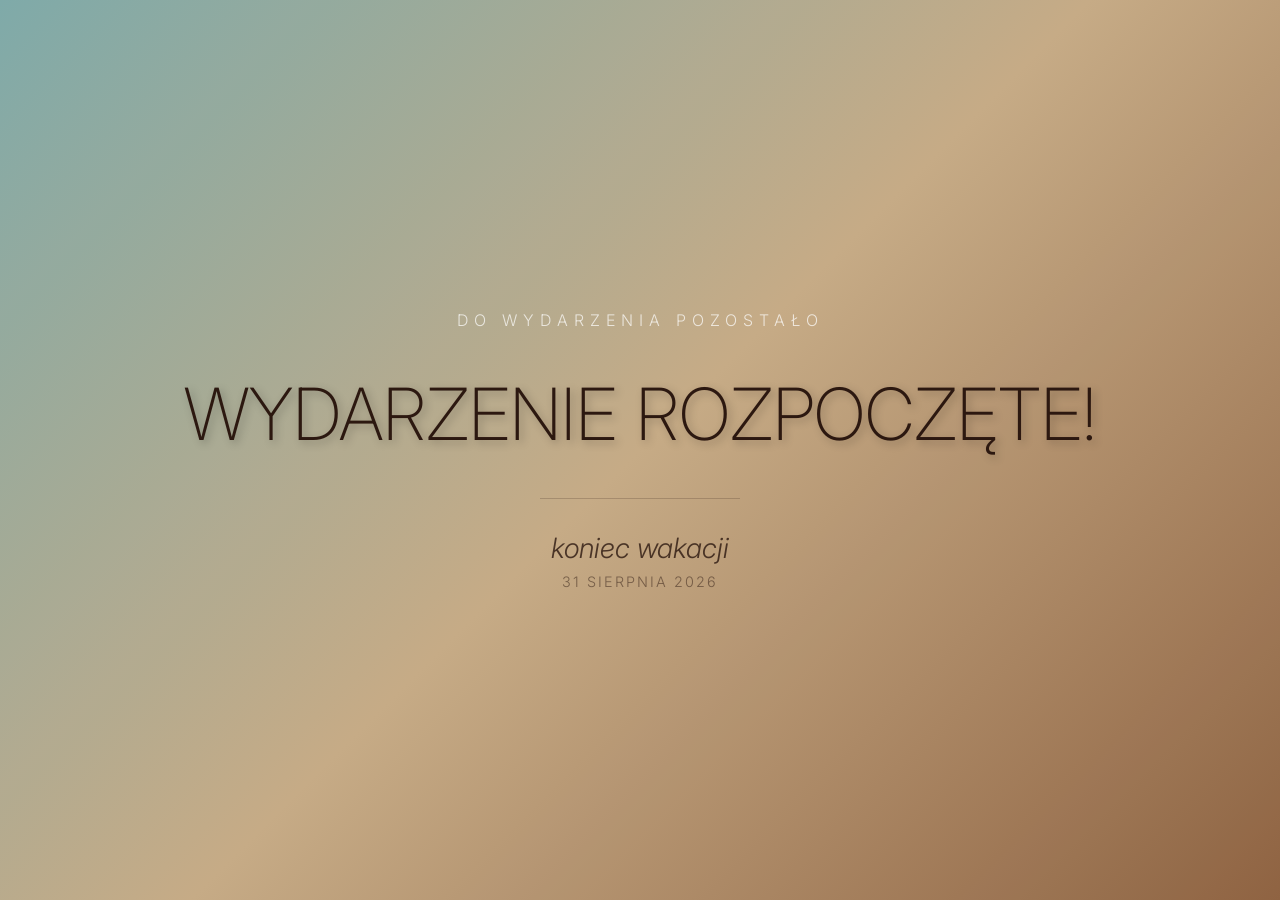
<file: index.html>
<!DOCTYPE html>
<html lang="pl">
<head>
    <meta charset="UTF-8">
    <meta name="viewport" content="width=device-width, initial-scale=1.0">
    <title>Odliczanie</title>
    <link rel="stylesheet" href="style.css">
    <link href="https://fonts.googleapis.com/css2?family=Inter:wght@200;300;400;600&display=swap" rel="stylesheet">
</head>
<body>
    <div class="container">
        <h2 class="subtitle">DO WYDARZENIA POZOSTAŁO</h2>

        <div class="countdown">
            <div class="time-box">
                <span id="days">--</span>
                <label>DNI</label>
            </div>
            <div class="time-box">
                <span id="hours">--</span>
                <label>GODZIN</label>
            </div>
            <div class="time-box">
                <span id="minutes">--</span>
                <label>MINUT</label>
            </div>
            <div class="time-box">
                <span id="seconds">--</span>
                <label>SEKUND</label>
            </div>
        </div>

        <div class="separator"></div>

        <h1 class="event-name" id="eventName">Ładowanie...</h1>
        <p class="event-date" id="eventDateDisplay">Proszę czekać</p>
    </div>

    <script src="script.js"></script>
</body>
</html>
</file>
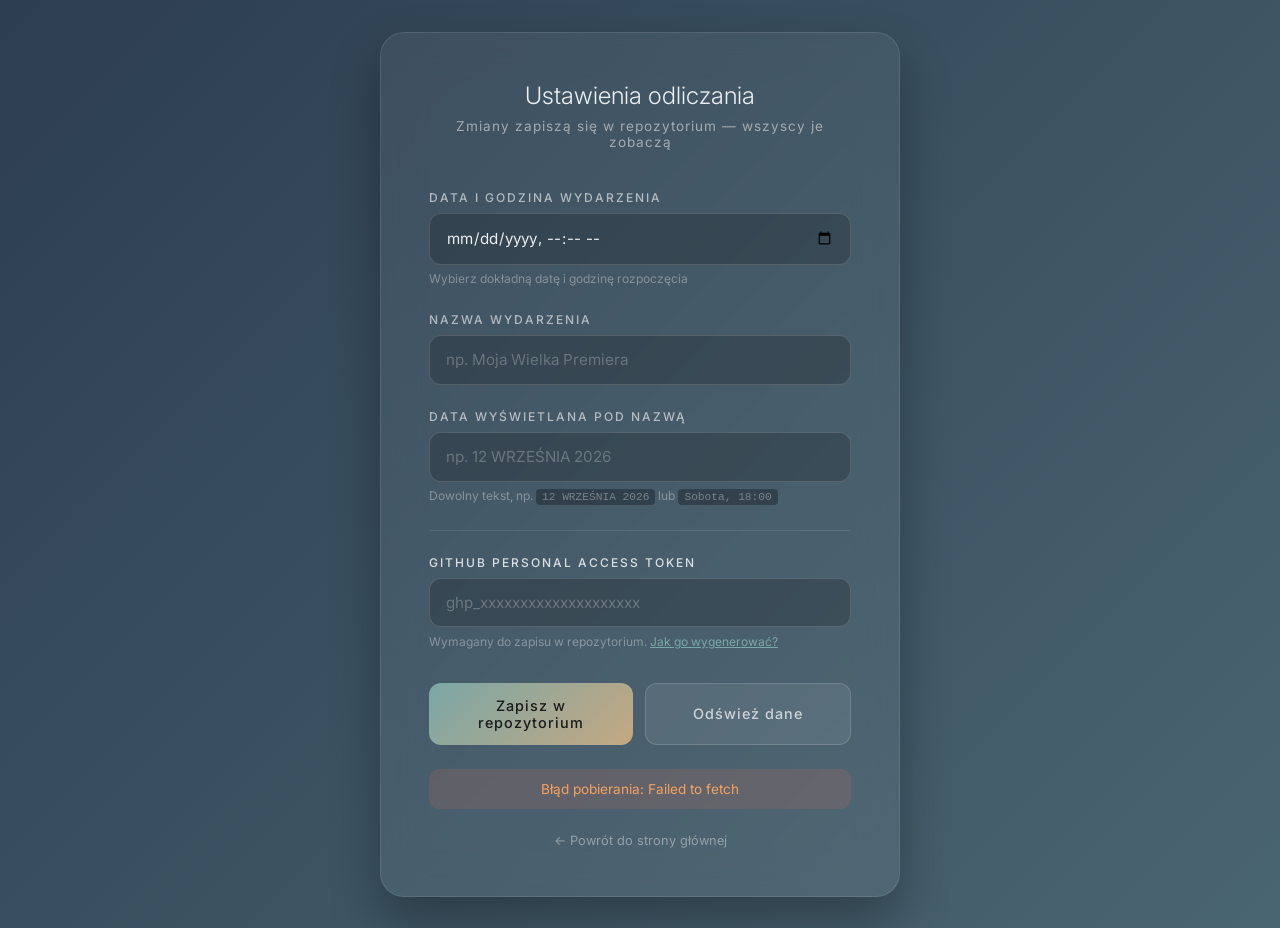
<file: admin.html>
<!DOCTYPE html>
<html lang="pl">
<head>
    <meta charset="UTF-8">
    <meta name="viewport" content="width=device-width, initial-scale=1.0">
    <title>Panel Administracyjny — Odliczanie</title>
    <link href="https://fonts.googleapis.com/css2?family=Inter:wght@200;300;400;500;600&display=swap" rel="stylesheet">
    <style>
        * { margin: 0; padding: 0; box-sizing: border-box; }

        body {
            font-family: 'Inter', 'Helvetica Neue', Helvetica, Arial, sans-serif;
            min-height: 100vh;
            display: flex;
            justify-content: center;
            align-items: center;
            background: linear-gradient(135deg, #2C3E50 0%, #4A6572 100%);
            color: #ECEFF1;
            padding: 2rem;
        }

        .admin-card {
            background: rgba(255, 255, 255, 0.06);
            backdrop-filter: blur(20px);
            border: 1px solid rgba(255, 255, 255, 0.1);
            border-radius: 24px;
            padding: 3rem;
            width: 100%;
            max-width: 520px;
            box-shadow: 0 25px 50px rgba(0, 0, 0, 0.3);
        }

        h1 { font-size: 1.5rem; font-weight: 300; margin-bottom: 0.5rem; text-align: center; }
        .subtitle { font-size: 0.85rem; color: rgba(255,255,255,0.5); text-align: center; margin-bottom: 2.5rem; letter-spacing: 1px; }

        .form-group { margin-bottom: 1.5rem; }
        label { display: block; font-size: 0.75rem; font-weight: 500; letter-spacing: 2px; text-transform: uppercase; color: rgba(255,255,255,0.6); margin-bottom: 0.5rem; }

        input[type="text"], input[type="datetime-local"], input[type="password"] {
            width: 100%; padding: 0.9rem 1rem; background: rgba(0,0,0,0.2); border: 1px solid rgba(255,255,255,0.15);
            border-radius: 12px; color: #ECEFF1; font-family: inherit; font-size: 0.95rem; transition: all 0.2s;
        }
        input:focus { outline: none; border-color: rgba(255,255,255,0.4); background: rgba(0,0,0,0.3); }
        input::placeholder { color: rgba(255,255,255,0.25); }

        .hint { font-size: 0.75rem; color: rgba(255,255,255,0.35); margin-top: 0.4rem; line-height: 1.4; }
        .hint code { background: rgba(0,0,0,0.3); padding: 2px 6px; border-radius: 4px; font-size: 0.7rem; }

        .buttons { display: flex; gap: 0.75rem; margin-top: 2rem; }
        button {
            flex: 1; padding: 0.9rem; border: none; border-radius: 12px; font-family: inherit; font-size: 0.9rem;
            font-weight: 500; cursor: pointer; transition: all 0.2s; letter-spacing: 1px;
        }
        .btn-primary { background: linear-gradient(135deg, #7BA7A6, #C4A882); color: #1a1a1a; }
        .btn-primary:hover { transform: translateY(-1px); box-shadow: 0 8px 20px rgba(123,167,166,0.3); }
        .btn-primary:disabled { opacity: 0.5; cursor: not-allowed; transform: none; }
        .btn-secondary { background: rgba(255,255,255,0.08); color: rgba(255,255,255,0.7); border: 1px solid rgba(255,255,255,0.15); }
        .btn-secondary:hover { background: rgba(255,255,255,0.12); }

        .status { margin-top: 1.5rem; padding: 0.75rem; border-radius: 10px; text-align: center; font-size: 0.85rem; opacity: 0; transform: translateY(-5px); transition: all 0.3s ease; }
        .status.show { opacity: 1; transform: translateY(0); }
        .status.success { background: rgba(123,167,166,0.15); color: #A8D5D4; }
        .status.error { background: rgba(231,111,81,0.15); color: #F4A261; }

        .preview-link { display: block; text-align: center; margin-top: 1.5rem; color: rgba(255,255,255,0.4); font-size: 0.8rem; text-decoration: none; transition: color 0.2s; }
        .preview-link:hover { color: rgba(255,255,255,0.7); }

        .token-section { border-top: 1px solid rgba(255,255,255,0.1); padding-top: 1.5rem; margin-top: 1.5rem; }
        .token-section label { color: rgba(255,255,255,0.8); }

        .spinner { display: inline-block; width: 14px; height: 14px; border: 2px solid rgba(255,255,255,0.3); border-top-color: #fff; border-radius: 50%; animation: spin 0.8s linear infinite; margin-left: 8px; vertical-align: middle; }
        @keyframes spin { to { transform: rotate(360deg); } }

        .hidden { display: none !important; }
    </style>
</head>
<body>
    <div class="admin-card">
        <h1>Ustawienia odliczania</h1>
        <p class="subtitle">Zmiany zapiszą się w repozytorium — wszyscy je zobaczą</p>

        <div class="form-group">
            <label for="eventDateInput">Data i godzina wydarzenia</label>
            <input type="datetime-local" id="eventDateInput">
            <div class="hint">Wybierz dokładną datę i godzinę rozpoczęcia</div>
        </div>

        <div class="form-group">
            <label for="eventNameInput">Nazwa wydarzenia</label>
            <input type="text" id="eventNameInput" placeholder="np. Moja Wielka Premiera">
        </div>

        <div class="form-group">
            <label for="eventDateDisplayInput">Data wyświetlana pod nazwą</label>
            <input type="text" id="eventDateDisplayInput" placeholder="np. 12 WRZEŚNIA 2026">
            <div class="hint">Dowolny tekst, np. <code>12 WRZEŚNIA 2026</code> lub <code>Sobota, 18:00</code></div>
        </div>

        <div class="token-section">
            <div class="form-group">
                <label for="githubToken">GitHub Personal Access Token</label>
                <input type="password" id="githubToken" placeholder="ghp_xxxxxxxxxxxxxxxxxxxx">
                <div class="hint">
                    Wymagany do zapisu w repozytorium. <a href="#" onclick="showTokenHelp()" style="color:#7BA7A6;">Jak go wygenerować?</a><br>
                    <span id="tokenStatus"></span>
                </div>
            </div>
        </div>

        <div class="buttons">
            <button class="btn-primary" id="saveBtn" onclick="saveSettings()">Zapisz w repozytorium</button>
            <button class="btn-secondary" onclick="loadSettings()">Odśwież dane</button>
        </div>

        <div class="status" id="status"></div>

        <a href="index.html" class="preview-link">← Powrót do strony głównej</a>
    </div>

    <script>
        // Automatycznie wykryj owner i repo z URL GitHub Pages
        // Format: https://OWNER.github.io/REPO/admin.html
        const urlParts = window.location.pathname.split('/').filter(p => p);
        const REPO = urlParts[0] || '';
        const OWNER = window.location.hostname.replace('.github.io', '');
        const BRANCH = 'main';

        const CONFIG_PATH = 'config.json';

        // Token z sessionStorage (dla wygody w tej sesji)
        const savedToken = sessionStorage.getItem('githubToken');
        if (savedToken) document.getElementById('githubToken').value = savedToken;

        // Załaduj aktualne ustawienia przy otwarciu
        loadSettings();

        async function loadSettings() {
            showStatus('Pobieram aktualne ustawienia...', 'success');
            try {
                const response = await fetch(`https://raw.githubusercontent.com/${OWNER}/${REPO}/${BRANCH}/${CONFIG_PATH}?v=${Date.now()}`);
                if (!response.ok) throw new Error('Nie znaleziono config.json w repozytorium');

                const settings = await response.json();

                // Wypełnij formularz
                const date = new Date(settings.eventDate);
                const pad = n => String(n).padStart(2, '0');
                const localStr = date.getFullYear() + '-' + pad(date.getMonth()+1) + '-' + pad(date.getDate()) + 'T' + pad(date.getHours()) + ':' + pad(date.getMinutes());

                document.getElementById('eventDateInput').value = localStr;
                document.getElementById('eventNameInput').value = settings.eventName;
                document.getElementById('eventDateDisplayInput').value = settings.eventDateDisplay;

                hideStatus();
            } catch (err) {
                showStatus('Błąd pobierania: ' + err.message, 'error');
            }
        }

        async function saveSettings() {
            const token = document.getElementById('githubToken').value.trim();
            const dateVal = document.getElementById('eventDateInput').value;
            const nameVal = document.getElementById('eventNameInput').value.trim();
            const displayVal = document.getElementById('eventDateDisplayInput').value.trim();

            if (!token) { showStatus('Wpisz GitHub Token', 'error'); return; }
            if (!dateVal || !nameVal) { showStatus('Uzupełnij datę i nazwę', 'error'); return; }

            sessionStorage.setItem('githubToken', token);

            const newContent = {
                eventDate: new Date(dateVal).toISOString(),
                eventName: nameVal,
                eventDateDisplay: displayVal || nameVal
            };

            const btn = document.getElementById('saveBtn');
            btn.disabled = true;
            btn.innerHTML = 'Zapisywanie<span class="spinner"></span>';

            try {
                // 1. Pobierz aktualny plik, żeby dostać SHA
                const getRes = await fetch(`https://api.github.com/repos/${OWNER}/${REPO}/contents/${CONFIG_PATH}?ref=${BRANCH}`, {
                    headers: { 'Authorization': `token ${token}`, 'Accept': 'application/vnd.github.v3+json' }
                });

                if (!getRes.ok) {
                    const errData = await getRes.json();
                    throw new Error(errData.message || 'Błąd pobierania pliku z repo');
                }

                const fileData = await getRes.json();

                // 2. Wyślij zaktualizowany plik
                const putRes = await fetch(`https://api.github.com/repos/${OWNER}/${REPO}/contents/${CONFIG_PATH}`, {
                    method: 'PUT',
                    headers: {
                        'Authorization': `token ${token}`,
                        'Accept': 'application/vnd.github.v3+json',
                        'Content-Type': 'application/json'
                    },
                    body: JSON.stringify({
                        message: 'Aktualizacja ustawień odliczania via panel admina',
                        content: btoa(unescape(encodeURIComponent(JSON.stringify(newContent, null, 2)))),
                        sha: fileData.sha,
                        branch: BRANCH
                    })
                });

                if (!putRes.ok) {
                    const errData = await putRes.json();
                    throw new Error(errData.message || 'Błąd zapisu do repozytorium');
                }

                showStatus('Zapisano! Zmiany będą widoczne za ok. 30-60 sekund (GitHub Pages musi się przebudować).', 'success');

            } catch (err) {
                showStatus('Błąd: ' + err.message, 'error');
            } finally {
                btn.disabled = false;
                btn.textContent = 'Zapisz w repozytorium';
            }
        }

        function showTokenHelp() {
            alert(`Jak wygenerować token GitHub:

1. Wejdź na github.com i zaloguj się.
2. Kliknij swój awatar (prawy górny róg) → Settings.
3. W lewym menu na samym dole: Developer settings → Personal access tokens → Tokens (classic).
4. Kliknij "Generate new token (classic)".
5. Nadaj nazwę np. "Countdown Admin".
6. Zaznacz zakres: repo (w sekcji repo zaznacz wszystko lub przynajmniej "public_repo").
7. Kliknij "Generate token" na dole.
8. SKOPIUJ TOKEN OD RAZU — GitHub pokaże go tylko raz!
9. Wklej go w pole powyżej.

Ważne: Token działa jak hasło — nie udostępniaj go nikomu.`);
        }

        function showStatus(msg, type) {
            const el = document.getElementById('status');
            el.textContent = msg;
            el.className = 'status ' + type + ' show';
        }

        function hideStatus() {
            document.getElementById('status').classList.remove('show');
        }
    </script>
</body>
</html>
</file>
<file: style.css>
* {
    margin: 0;
    padding: 0;
    box-sizing: border-box;
}

body {
    font-family: 'Inter', 'Helvetica Neue', Helvetica, Arial, sans-serif;
    height: 100vh;
    display: flex;
    justify-content: center;
    align-items: center;
    background: linear-gradient(135deg, #7BA7A6 0%, #C4A882 50%, #8B5E3C 100%);
    color: #2C1810;
    overflow: hidden;
}

body::before {
    content: '';
    position: absolute;
    top: 0;
    left: 0;
    width: 100%;
    height: 100%;
    background: rgba(255, 255, 255, 0.03);
    pointer-events: none;
}

.container {
    text-align: center;
    z-index: 1;
    padding: 2rem;
}

.subtitle {
    font-size: 1rem;
    font-weight: 300;
    letter-spacing: 6px;
    color: rgba(255, 255, 255, 0.7);
    margin-bottom: 3rem;
    text-transform: uppercase;
}

.countdown {
    display: flex;
    justify-content: center;
    gap: 3rem;
    flex-wrap: wrap;
    margin-bottom: 3rem;
}

.time-box {
    display: flex;
    flex-direction: column;
    align-items: center;
    min-width: 100px;
}

.time-box span {
    font-size: 4.5rem;
    font-weight: 200;
    line-height: 1;
    text-shadow: 3px 3px 8px rgba(0, 0, 0, 0.25);
    font-variant-numeric: tabular-nums;
}

.time-box label {
    font-size: 0.85rem;
    font-weight: 400;
    letter-spacing: 3px;
    color: rgba(44, 24, 16, 0.6);
    margin-top: 0.5rem;
    text-transform: uppercase;
}

.separator {
    width: 200px;
    height: 1px;
    background: rgba(44, 24, 16, 0.2);
    margin: 0 auto 2rem auto;
}

.event-name {
    font-size: 1.75rem;
    font-weight: 300;
    font-style: italic;
    opacity: 0.8;
    margin-bottom: 0.5rem;
}

.event-date {
    font-size: 0.9rem;
    font-weight: 300;
    letter-spacing: 2px;
    color: rgba(44, 24, 16, 0.5);
}

@media (max-width: 600px) {
    .countdown {
        gap: 1.5rem;
    }
    .time-box span {
        font-size: 3rem;
    }
    .subtitle {
        font-size: 0.75rem;
        letter-spacing: 3px;
    }
}
</file>
